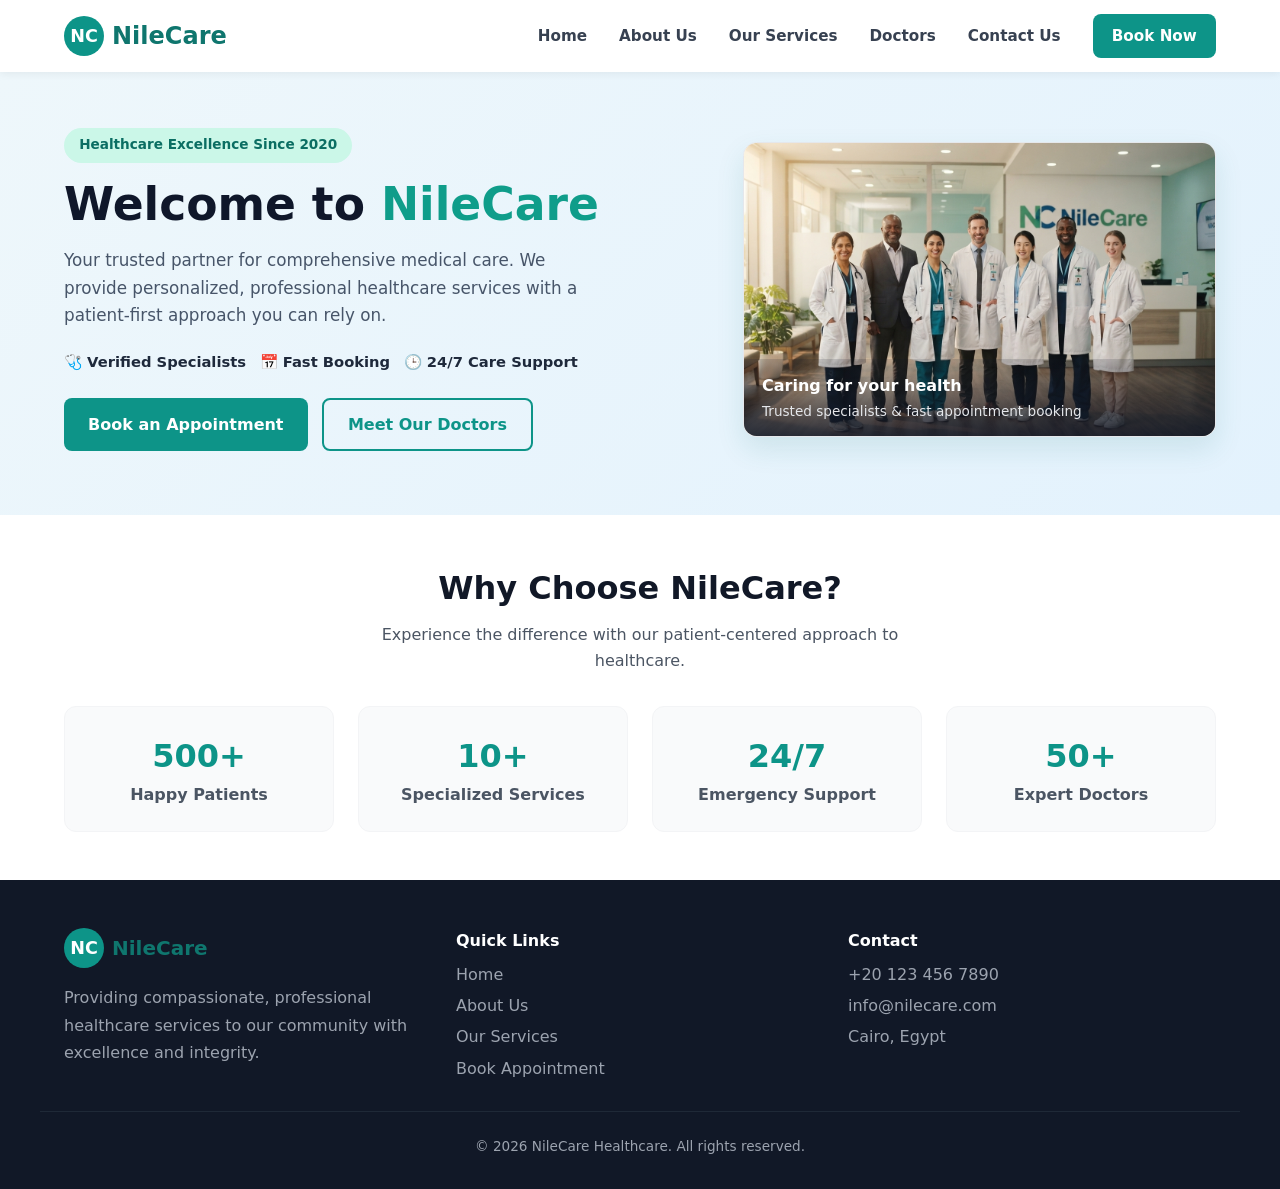
<file: index.html>
<!DOCTYPE html>
<html lang="en" dir="ltr">
<head>
  <meta charset="UTF-8">
  <meta name="viewport" content="width=device-width, initial-scale=1.0">
  <title>NileCare | Comprehensive Healthcare Services</title>
  <link rel="stylesheet" href="css/style.css">
</head>
<body>
  <header class="site-header">
    <div class="container header-wrapper">
      <div class="brand">
        <div class="brand-logo">NC</div>
        <div class="brand-name">Nile<span>Care</span></div>
      </div>
      <nav class="nav-links" role="navigation">
        <a href="index.html">Home</a>
        <a href="about.html">About Us</a>
        <a href="services.html">Our Services</a>
        <a href="doctors.html">Doctors</a>
        <a href="contact.html">Contact Us</a>
        <a href="booking.html" class="nav-cta">Book Now</a>
        <button class="nav-toggle" aria-label="Toggle menu" aria-expanded="false">
          <svg viewBox="0 0 24 24" fill="none" stroke="currentColor" stroke-width="2">
            <line x1="3" y1="12" x2="21" y2="12"></line>
            <line x1="3" y1="6" x2="21" y2="6"></line>
            <line x1="3" y1="18" x2="21" y2="18"></line>
          </svg>
        </button>
      </nav>
    </div>
    <div class="mobile-menu">
      <button class="mobile-menu-close" aria-label="Close menu">
        <svg viewBox="0 0 24 24" fill="none" stroke="currentColor" stroke-width="2">
          <line x1="18" y1="6" x2="6" y2="18"></line>
          <line x1="6" y1="6" x2="18" y2="18"></line>
        </svg>
      </button>
      <a href="index.html">Home</a>
      <a href="about.html">About Us</a>
      <a href="services.html">Our Services</a>
      <a href="doctors.html">Doctors</a>
      <a href="contact.html">Contact Us</a>
      <a href="booking.html" class="nav-cta">Book Now</a>
    </div>
  </header>

  <main>
    <style>
      .hero {
        padding: 3.5rem 1.5rem 4rem;
        background: linear-gradient(135deg, #eef7fb, #e3f2fd);
      }

      .hero .hero-grid {
        display: grid !important;
        grid-template-columns: minmax(0, 1.15fr) minmax(0, 0.85fr) !important;
        gap: 2.5rem !important;
        align-items: center !important;
      }

      .hero .hero-content {
        display: flex !important;
        flex-direction: column !important;
        align-items: flex-start !important;
        text-align: left !important;
        visibility: visible !important;
        opacity: 1 !important;
      }

      .hero .hero-badge {
        display: inline-block !important;
        background: #cbf7e8 !important;
        color: #0b6e63 !important;
        padding: 0.4rem 0.95rem !important;
        border-radius: 999px !important;
        font-size: 0.85rem !important;
        font-weight: 700 !important;
        margin-bottom: 1rem !important;
      }

      .hero .hero-content h1 {
        display: block !important;
        font-size: 2.85rem !important;
        font-weight: 800 !important;
        color: #0f172a !important;
        line-height: 1.15 !important;
        margin: 0 0 1rem 0 !important;
      }

      .hero .hero-content h1 .highlight {
        color: #0f9d8a !important;
      }

      .hero .hero-content p {
        display: block !important;
        font-size: 1.05rem !important;
        color: #475569 !important;
        line-height: 1.65 !important;
        margin: 0 0 1.25rem 0 !important;
        max-width: 540px !important;
      }

      .hero .hero-highlights {
        display: flex !important;
        flex-wrap: wrap !important;
        gap: 0.85rem !important;
        margin-bottom: 1.5rem !important;
      }

      .hero .hero-highlights span {
        display: inline-flex !important;
        align-items: center !important;
        gap: 0.35rem !important;
        color: #1e293b !important;
        font-size: 0.92rem !important;
        font-weight: 600 !important;
      }

      .hero .hero-buttons {
        display: flex !important;
        flex-wrap: wrap !important;
        gap: 0.9rem !important;
      }

      .hero .hero-visual {
        width: 100% !important;
        justify-self: end !important;
      }

      @media (max-width: 820px) {
        .hero .hero-grid {
          grid-template-columns: 1fr !important;
        }
      }
    </style>

    <section class="hero">
      <div class="container hero-grid">
        <div class="hero-content">
          <span class="hero-badge">Healthcare Excellence Since 2020</span>
          <h1>Welcome to <span class="highlight">NileCare</span></h1>
          <p>Your trusted partner for comprehensive medical care. We provide personalized, professional healthcare services with a patient-first approach you can rely on.</p>
          <div class="hero-highlights">
            <span>🩺 Verified Specialists</span>
            <span>📅 Fast Booking</span>
            <span>🕒 24/7 Care Support</span>
          </div>
          <div class="hero-buttons">
            <a href="booking.html" class="btn btn-primary">Book an Appointment</a>
            <a href="doctors.html" class="btn btn-outline">Meet Our Doctors</a>
          </div>
        </div>

        <div class="hero-visual">
          <div class="hero-card">
            <img
             src="hero-clinic.jpg"
             alt="NileCare Medical Team"
             class="hero-image"
            >
            <div class="hero-card-caption">
              <strong>Caring for your health</strong>
              <span>Trusted specialists &amp; fast appointment booking</span>
            </div>
          </div>
        </div>
      </div>
    </section>

    <section class="features">
      <div class="container">
        <div class="section-header">
          <h2>Why Choose NileCare?</h2>
          <p>Experience the difference with our patient-centered approach to healthcare.</p>
        </div>
        <div class="stats-grid">
          <div class="stat-item">
            <span class="stat-number">500+</span>
            <span class="stat-label">Happy Patients</span>
          </div>
          <div class="stat-item">
            <span class="stat-number">10+</span>
            <span class="stat-label">Specialized Services</span>
          </div>
          <div class="stat-item">
            <span class="stat-number">24/7</span>
            <span class="stat-label">Emergency Support</span>
          </div>
          <div class="stat-item">
            <span class="stat-number">50+</span>
            <span class="stat-label">Expert Doctors</span>
          </div>
        </div>
      </div>
    </section>
  </main>

  <footer class="site-footer">
    <div class="container footer-grid">
      <div class="footer-brand">
        <div style="display:flex;align-items:center;gap:var(--space-sm);margin-bottom:var(--space-md);">
          <div class="brand-logo">NC</div>
          <div class="brand-name" style="font-size:1.25rem;">Nile<span>Care</span></div>
        </div>
        <p>Providing compassionate, professional healthcare services to our community with excellence and integrity.</p>
      </div>
      <div class="footer-col">
        <h4>Quick Links</h4>
        <ul>
          <li><a href="index.html">Home</a></li>
          <li><a href="about.html">About Us</a></li>
          <li><a href="services.html">Our Services</a></li>
          <li><a href="booking.html">Book Appointment</a></li>
        </ul>
      </div>
      <div class="footer-col">
        <h4>Contact</h4>
        <ul>
          <li><a href="tel:+201234567890">+20 123 456 7890</a></li>
          <li><a href="mailto:info@nilecare.com">info@nilecare.com</a></li>
          <li><a href="#">Cairo, Egypt</a></li>
        </ul>
      </div>
    </div>
    <div class="container footer-bottom">
      &copy; 2026 NileCare Healthcare. All rights reserved.
    </div>
  </footer>

  <script src="js/script.js"></script>
</body>
</html>
</file>
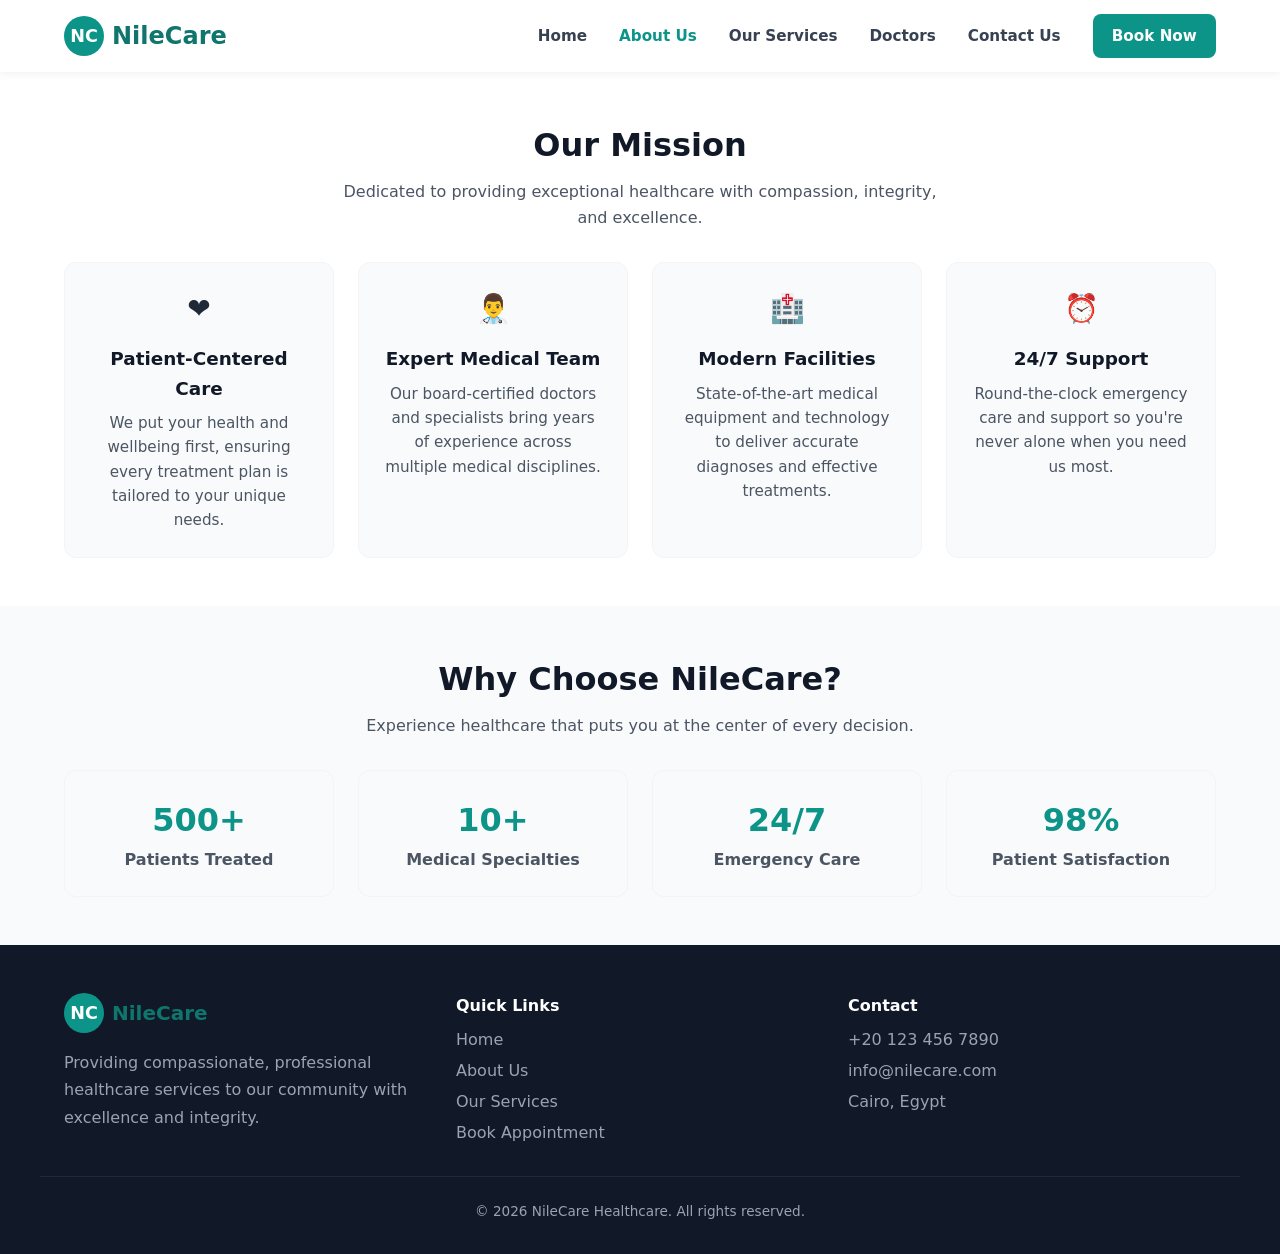
<file: about.html>
<!DOCTYPE html>
<html lang="en" dir="ltr">
<head>
  <meta charset="UTF-8">
  <meta name="viewport" content="width=device-width, initial-scale=1.0">
  <title>About Us | NileCare Healthcare</title>
  <link rel="stylesheet" href="css/style.css">
</head>
<body>
  <header class="site-header">
    <div class="container header-wrapper">
      <div class="brand">
        <div class="brand-logo">NC</div>
        <div class="brand-name">Nile<span>Care</span></div>
      </div>
      <nav class="nav-links" role="navigation">
        <a href="index.html">Home</a>
        <a href="about.html" class="active">About Us</a>
        <a href="services.html">Our Services</a>
        <a href="doctors.html">Doctors</a>
        <a href="contact.html">Contact Us</a>
        <a href="booking.html" class="nav-cta">Book Now</a>
        <button class="nav-toggle" aria-label="Toggle menu" aria-expanded="false">
          <svg viewBox="0 0 24 24" fill="none" stroke="currentColor" stroke-width="2">
            <line x1="3" y1="12" x2="21" y2="12"></line>
            <line x1="3" y1="6" x2="21" y2="6"></line>
            <line x1="3" y1="18" x2="21" y2="18"></line>
          </svg>
        </button>
      </nav>
    </div>
    <div class="mobile-menu">
      <button class="mobile-menu-close" aria-label="Close menu">
        <svg viewBox="0 0 24 24" fill="none" stroke="currentColor" stroke-width="2">
          <line x1="18" y1="6" x2="6" y2="18"></line>
          <line x1="6" y1="6" x2="18" y2="18"></line>
        </svg>
      </button>
      <a href="index.html">Home</a>
      <a href="about.html" class="active">About Us</a>
      <a href="services.html">Our Services</a>
      <a href="contact.html">Contact Us</a>
      <a href="booking.html" class="nav-cta">Book Now</a>
    </div>
  </header>

  <main>
    <section class="advantages">
      <div class="container">
        <div class="section-header">
          <h2>Our Mission</h2>
          <p>Dedicated to providing exceptional healthcare with compassion, integrity, and excellence.</p>
        </div>
        <div class="advantages-grid">
          <div class="advantage-card">
            <div class="advantage-icon">❤</div>
            <h3>Patient-Centered Care</h3>
            <p>We put your health and wellbeing first, ensuring every treatment plan is tailored to your unique needs.</p>
          </div>
          <div class="advantage-card">
            <div class="advantage-icon">👨‍⚕️</div>
            <h3>Expert Medical Team</h3>
            <p>Our board-certified doctors and specialists bring years of experience across multiple medical disciplines.</p>
          </div>
          <div class="advantage-card">
            <div class="advantage-icon">🏥</div>
            <h3>Modern Facilities</h3>
            <p>State-of-the-art medical equipment and technology to deliver accurate diagnoses and effective treatments.</p>
          </div>
          <div class="advantage-card">
            <div class="advantage-icon">⏰</div>
            <h3>24/7 Support</h3>
            <p>Round-the-clock emergency care and support so you're never alone when you need us most.</p>
          </div>
        </div>
      </div>
    </section>

    <section class="features" style="background:var(--gray-50);">
      <div class="container">
        <div class="section-header">
          <h2>Why Choose NileCare?</h2>
          <p>Experience healthcare that puts you at the center of every decision.</p>
        </div>
        <div class="stats-grid">
          <div class="stat-item">
            <span class="stat-number">500+</span>
            <span class="stat-label">Patients Treated</span>
          </div>
          <div class="stat-item">
            <span class="stat-number">10+</span>
            <span class="stat-label">Medical Specialties</span>
          </div>
          <div class="stat-item">
            <span class="stat-number">24/7</span>
            <span class="stat-label">Emergency Care</span>
          </div>
          <div class="stat-item">
            <span class="stat-number">98%</span>
            <span class="stat-label">Patient Satisfaction</span>
          </div>
        </div>
      </div>
    </section>
  </main>

  <footer class="site-footer">
    <div class="container footer-grid">
      <div class="footer-brand">
        <div style="display:flex;align-items:center;gap:var(--space-sm);margin-bottom:var(--space-md);">
          <div class="brand-logo">NC</div>
          <div class="brand-name" style="font-size:1.25rem;">Nile<span>Care</span></div>
        </div>
        <p>Providing compassionate, professional healthcare services to our community with excellence and integrity.</p>
      </div>
      <div class="footer-col">
        <h4>Quick Links</h4>
        <ul>
          <li><a href="index.html">Home</a></li>
          <li><a href="about.html">About Us</a></li>
          <li><a href="services.html">Our Services</a></li>
          <li><a href="booking.html">Book Appointment</a></li>
        </ul>
      </div>
      <div class="footer-col">
        <h4>Contact</h4>
        <ul>
          <li><a href="tel:+201234567890">+20 123 456 7890</a></li>
          <li><a href="mailto:info@nilecare.com">info@nilecare.com</a></li>
          <li><a href="#">Cairo, Egypt</a></li>
        </ul>
      </div>
    </div>
    <div class="container footer-bottom">
      &copy; 2026 NileCare Healthcare. All rights reserved.
    </div>
  </footer>

  <script src="js/script.js"></script>
</body>
</html>
</file>
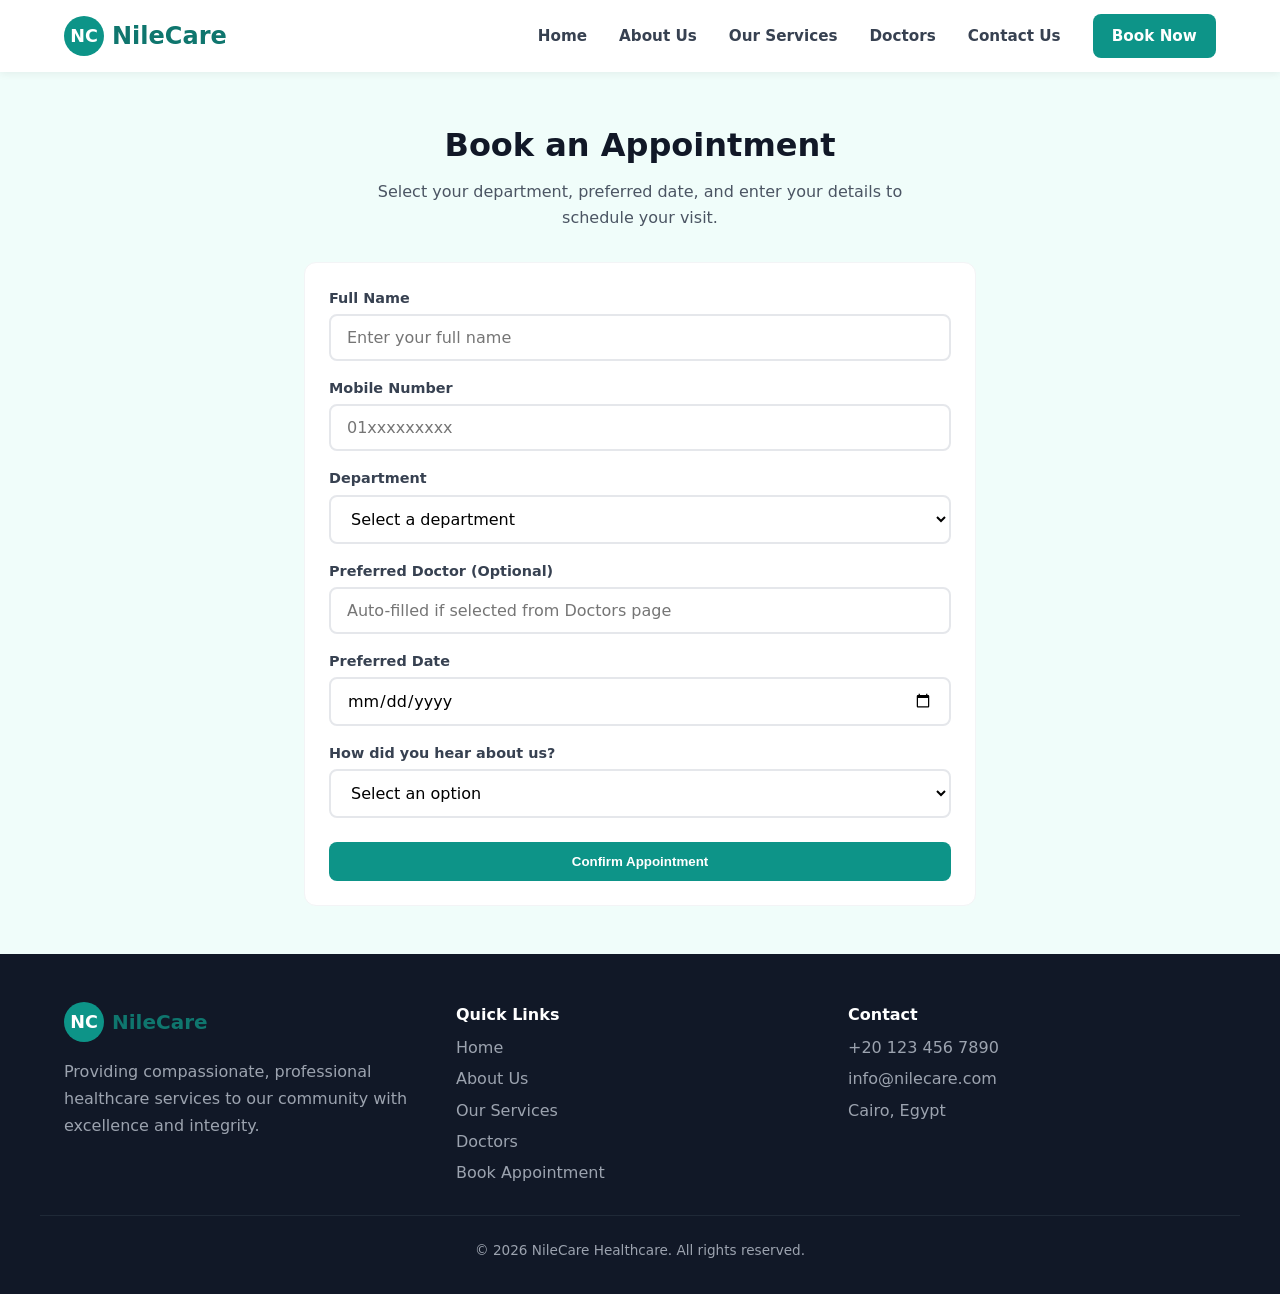
<file: booking.html>
<!DOCTYPE html>
<html lang="en" dir="ltr">
<head>
  <meta charset="UTF-8">
  <meta name="viewport" content="width=device-width, initial-scale=1.0">
  <title>Book Appointment | NileCare Healthcare</title>
  <link rel="stylesheet" href="css/style.css">
</head>
<body>
  <header class="site-header">
    <div class="container header-wrapper">
      <div class="brand">
        <div class="brand-logo">NC</div>
        <div class="brand-name">Nile<span>Care</span></div>
      </div>
      <nav class="nav-links" role="navigation">
        <a href="index.html">Home</a>
        <a href="about.html">About Us</a>
        <a href="services.html">Our Services</a>
        <a href="doctors.html">Doctors</a>
        <a href="contact.html">Contact Us</a>
        <a href="booking.html" class="nav-cta active">Book Now</a>
        <button class="nav-toggle" aria-label="Toggle menu" aria-expanded="false">
          <svg viewBox="0 0 24 24" fill="none" stroke="currentColor" stroke-width="2">
            <line x1="3" y1="12" x2="21" y2="12"></line>
            <line x1="3" y1="6" x2="21" y2="6"></line>
            <line x1="3" y1="18" x2="21" y2="18"></line>
          </svg>
        </button>
      </nav>
    </div>
    <div class="mobile-menu">
      <button class="mobile-menu-close" aria-label="Close menu">
        <svg viewBox="0 0 24 24" fill="none" stroke="currentColor" stroke-width="2">
          <line x1="18" y1="6" x2="6" y2="18"></line>
          <line x1="6" y1="6" x2="18" y2="18"></line>
        </svg>
      </button>
      <a href="index.html">Home</a>
      <a href="about.html">About Us</a>
      <a href="services.html">Our Services</a>
      <a href="doctors.html">Doctors</a>
      <a href="contact.html">Contact Us</a>
      <a href="booking.html" class="nav-cta">Book Now</a>
    </div>
  </header>

  <main>
    <section class="booking">
      <div class="container booking-grid">
        <div class="section-header">
          <h2>Book an Appointment</h2>
          <p>Select your department, preferred date, and enter your details to schedule your visit.</p>
        </div>

        <form id="booking-form" class="booking-form" novalidate>
          <div class="form-group">
            <label for="patient-name">Full Name</label>
            <input type="text" id="patient-name" name="name" placeholder="Enter your full name" required>
          </div>

          <div class="form-group">
            <label for="mobile">Mobile Number</label>
            <input type="tel" id="mobile" name="mobile" placeholder="01xxxxxxxxx" pattern="^01[0125][0-9]{8}$" required>
            <small id="mobile-error" style="color:#dc2626;display:none;margin-top:0.25rem;">Please enter a valid 11-digit Egyptian mobile number starting with 010, 011, 012, or 015.</small>
          </div>

          <div class="form-group">
            <label for="department">Department</label>
            <select id="department" name="department" required>
              <option value="">Select a department</option>
              <option value="Cardiology">Cardiology</option>
              <option value="Orthopedics">Orthopedics</option>
              <option value="Pediatrics">Pediatrics</option>
              <option value="Dentistry">Dentistry</option>
              <option value="Internal Medicine">Internal Medicine</option>
              <option value="Dermatology">Dermatology</option>
            </select>
          </div>

          <div class="form-group">
            <label for="doctor">Preferred Doctor (Optional)</label>
            <input type="text" id="doctor" name="doctor" placeholder="Auto-filled if selected from Doctors page">
          </div>

          <div class="form-group">
            <label for="preferred-date">Preferred Date</label>
            <input type="date" id="preferred-date" name="preferred_date" required>
          </div>

          <div class="form-group">
            <label for="referral">How did you hear about us?</label>
            <select id="referral" name="referral" required>
              <option value="">Select an option</option>
              <option value="Friend or Family">Friend or Family</option>
              <option value="Social Media">Social Media</option>
              <option value="Search Engine">Search Engine</option>
              <option value="Doctor Referral">Doctor Referral</option>
              <option value="Other">Other</option>
            </select>
          </div>

          <div id="booking-status" style="display:none;padding:0.75rem 1rem;border-radius:0.5rem;margin-bottom:1rem;font-weight:600;"></div>

          <div class="form-actions">
            <button type="submit" class="btn btn-primary">Confirm Appointment</button>
          </div>
        </form>
      </div>
    </section>
  </main>

  <footer class="site-footer">
    <div class="container footer-grid">
      <div class="footer-brand">
        <div style="display:flex;align-items:center;gap:var(--space-sm);margin-bottom:var(--space-md);">
          <div class="brand-logo">NC</div>
          <div class="brand-name" style="font-size:1.25rem;">Nile<span>Care</span></div>
        </div>
        <p>Providing compassionate, professional healthcare services to our community with excellence and integrity.</p>
      </div>
      <div class="footer-col">
        <h4>Quick Links</h4>
        <ul>
          <li><a href="index.html">Home</a></li>
          <li><a href="about.html">About Us</a></li>
          <li><a href="services.html">Our Services</a></li>
          <li><a href="doctors.html">Doctors</a></li>
          <li><a href="booking.html">Book Appointment</a></li>
        </ul>
      </div>
      <div class="footer-col">
        <h4>Contact</h4>
        <ul>
          <li><a href="tel:+201234567890">+20 123 456 7890</a></li>
          <li><a href="mailto:info@nilecare.com">info@nilecare.com</a></li>
          <li><a href="#">Cairo, Egypt</a></li>
        </ul>
      </div>
    </div>
    <div class="container footer-bottom">
      &copy; 2026 NileCare Healthcare. All rights reserved.
    </div>
  </footer>

    <script>
  // CONFIG: استبدل الرابط برابط Google Apps Script Web App الخاص بك
  const APPS_SCRIPT_URL = 'https://script.google.com/macros/s/AKfycbyr8UwMR0elKckXwgyfTh64DK1SX0rxA6L3gceZfvhEsKRuFQyZEjTVG-_9ynUhwWcB9A/exec';

  document.addEventListener('DOMContentLoaded', function () {
    const params = new URLSearchParams(window.location.search);
    const deptParam = params.get('dept');
    const doctorParam = params.get('doctor');

    const deptSelect = document.getElementById('department');
    const doctorInput = document.getElementById('doctor');
    const form = document.getElementById('booking-form');
    const mobileInput = document.getElementById('mobile');
    const mobileError = document.getElementById('mobile-error');
    const statusBox = document.getElementById('booking-status');
    const submitBtn = form.querySelector('button[type="submit"]');

    const todayStr = new Date().toISOString().split('T')[0];
    const dateInput = document.getElementById('preferred-date');
    if (dateInput) { dateInput.min = todayStr; }

    if (deptParam && deptSelect) {
      const matchedOption = Array.from(deptSelect.options).find(
        opt => opt.value.toLowerCase() === deptParam.trim().toLowerCase()
      );
      if (matchedOption) { deptSelect.value = matchedOption.value; }
    }

    if (doctorParam && doctorInput) {
      doctorInput.value = doctorParam.trim();
    }

    const mobileRegex = /^01[0125][0-9]{8}$/;

    function showStatus(message, type) {
      statusBox.style.display = 'block';
      statusBox.style.background = type === 'success' ? '#ecfdf5' : '#fef2f2';
      statusBox.style.color = type === 'success' ? '#065f46' : '#991b1b';
      statusBox.textContent = message;
    }

    function showSummaryBox(data) {
      let summaryBox = document.getElementById('bookingSummary');
      if (!summaryBox) {
        summaryBox = document.createElement('div');
        summaryBox.id = 'bookingSummary';
        summaryBox.className = 'booking-summary-box';
        form.insertAdjacentElement('afterend', summaryBox);
      }
      summaryBox.innerHTML =
        '<strong style="color: #0f766e; display: block; margin-bottom: 0.5rem;">📋 تم تسجيل بيانات الحجز بنجاح:</strong>' +
        '<strong>المريض:</strong> ' + data.name + '<br>' +
        '<strong>رقم الموبايل:</strong> ' + data.mobile + '<br>' +
        '<strong>القسم:</strong> ' + data.department + '<br>' +
        '<strong>الطبيب المفضل:</strong> ' + (data.doctor || 'غير محدد') + '<br>' +
        '<strong>تاريخ الكشف:</strong> ' + data.date + '<br>' +
        '<strong>مصدر المعرفة:</strong> ' + data.referral;
      summaryBox.scrollIntoView({ behavior: 'smooth', block: 'nearest' });
    }

    form.addEventListener('submit', async function (e) {
      e.preventDefault();
      const nameVal = document.getElementById('patient-name').value.trim();
      const mobileVal = mobileInput.value.trim();
      const deptVal = deptSelect.value.trim();
      const dateVal = dateInput ? dateInput.value.trim() : '';
      const referralVal = document.getElementById('referral').value.trim();
      const doctorVal = doctorInput ? doctorInput.value.trim() : '';

      mobileError.style.display = 'none';
      statusBox.style.display = 'none';

      const existingSummary = document.getElementById('bookingSummary');
      if (existingSummary) {
        existingSummary.remove();
      }

      if (!nameVal) {
        showStatus('❌ يرجى إدخال الاسم بالكامل.', 'error');
        document.getElementById('patient-name').focus();
        return;
      }
      if (!mobileVal) {
        showStatus('❌ يرجى إدخال رقم الموبايل.', 'error');
        mobileInput.focus();
        return;
      }
      if (!mobileRegex.test(mobileVal)) {
        mobileError.style.display = 'block';
        mobileError.textContent = 'رقم محمول غير صحيح (11 رقم يبدأ بـ 010 أو 011 أو 012 أو 015).';
        mobileInput.focus();
        return;
      }
      if (!deptVal || deptVal === '') {
        showStatus('❌ يرجى اختيار القسم الطبي.', 'error');
        deptSelect.focus();
        return;
      }
      if (!dateVal) {
        showStatus('❌ يرجى اختيار التاريخ المفضل.', 'error');
        dateInput.focus();
        return;
      }
      if (dateVal < todayStr) {
        showStatus('❌ يرجى اختيار تاريخ اليوم أو تاريخ قادم.', 'error');
        dateInput.focus();
        return;
      }
      if (!referralVal || referralVal === '') {
        showStatus('❌ يرجى اختيار كيف عرفت عنا.', 'error');
        document.getElementById('referral').focus();
        return;
      }

      const bookingData = {
        name: nameVal,
        mobile: mobileVal,
        department: deptVal,
        doctor: doctorVal || 'غير محدد',
        date: dateVal,
        referral: referralVal,
        timestamp: new Date().toISOString()
      };

      const originalBtnText = submitBtn.textContent;
      submitBtn.disabled = true;
      submitBtn.textContent = 'جارٍ الإرسال...';

      try {
        // نستخدم text/plain لتفادي طلب CORS preflight (OPTIONS) الذي يفشل عادة مع Google Apps Script
        const response = await fetch(APPS_SCRIPT_URL, {
          method: 'POST',
          headers: {
            'Content-Type': 'text/plain;charset=utf-8'
          },
          body: JSON.stringify(bookingData)
        });

        let result = null;
        try {
          result = await response.json();
        } catch (jsonErr) {
          result = { success: response.ok };
        }

        if (result && result.success !== false) {
          showStatus('✅ تم إرسال طلب الحجز بنجاح وحفظه في Google Sheets! سيتم التواصل معك قريباً.', 'success');
          showSummaryBox(bookingData);
          form.reset();
          if (dateInput) { dateInput.min = todayStr; }
        } else {
          showStatus('❌ حدث خطأ: ' + (result?.message || 'حاول مرة أخرى لاحقاً'), 'error');
        }
      } catch (error) {
        console.warn('Direct fetch failed, attempting fallback with no-cors:', error);
        try {
          await fetch(APPS_SCRIPT_URL, {
            method: 'POST',
            mode: 'no-cors',
            headers: {
              'Content-Type': 'text/plain;charset=utf-8'
            },
            body: JSON.stringify(bookingData)
          });
          showStatus('✅ تم إرسال طلب الحجز بنجاح وحفظه في Google Sheets!', 'success');
          showSummaryBox(bookingData);
          form.reset();
          if (dateInput) { dateInput.min = todayStr; }
        } catch (fallbackError) {
          console.error('Booking submission error:', error, fallbackError);
          showStatus('❌ فشل الاتصال بالخادم. يرجى التأكد من ضبط صلاحية Google Apps Script على (Anyone / أي شخص).', 'error');
        }
      } finally {
        submitBtn.disabled = false;
        submitBtn.textContent = originalBtnText;
      }
    });
  });
  </script>
  <script src="js/script.js"></script>
</body>
</html>
</file>
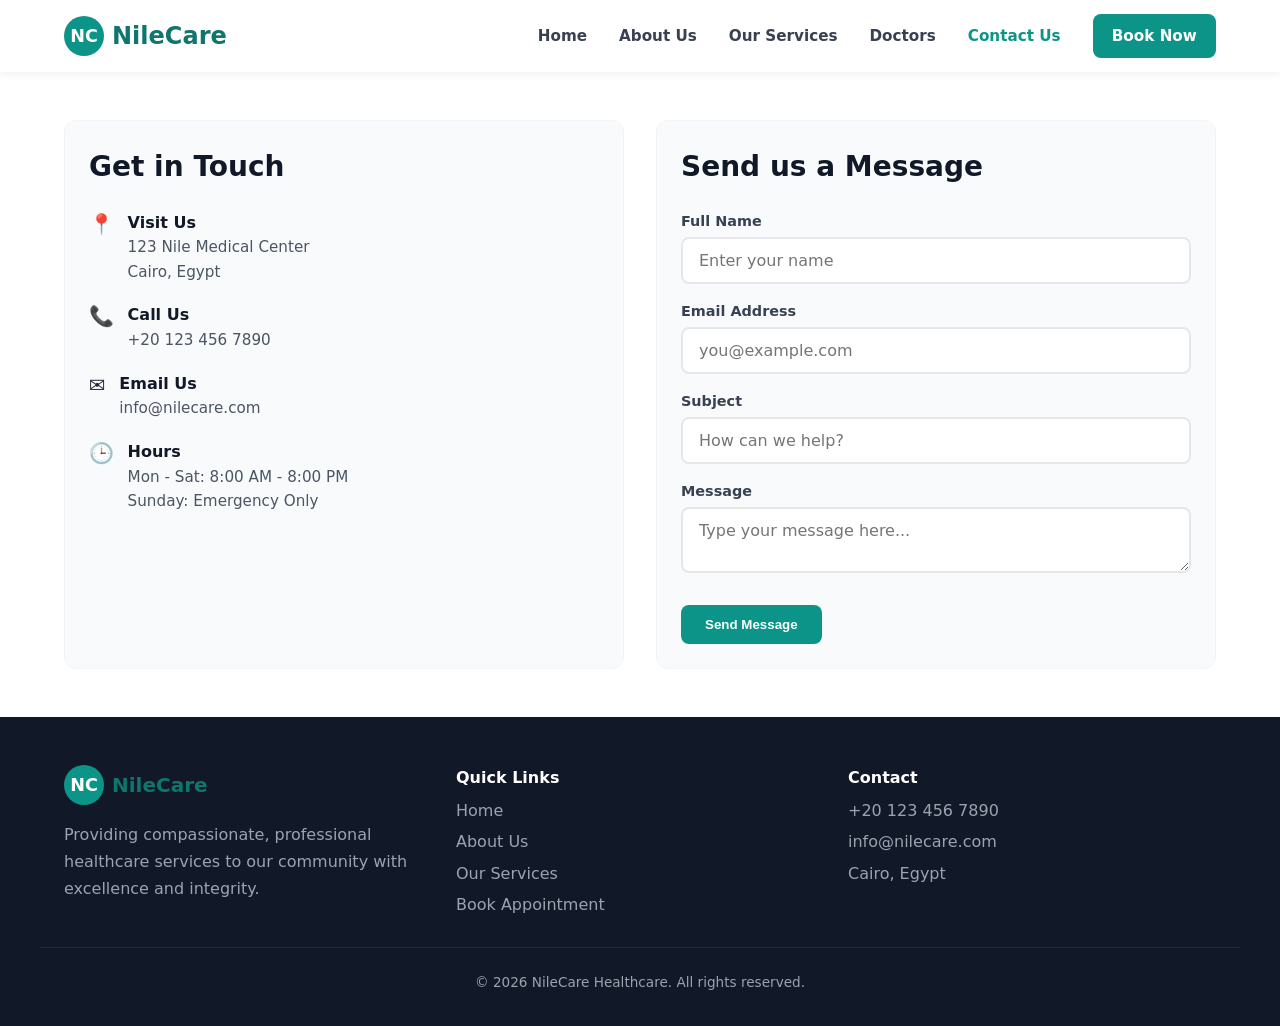
<file: contact.html>
<!DOCTYPE html>
<html lang="en" dir="ltr">
<head>
  <meta charset="UTF-8">
  <meta name="viewport" content="width=device-width, initial-scale=1.0">
  <title>Contact Us | NileCare Healthcare</title>
  <link rel="stylesheet" href="css/style.css">
</head>
<body>
  <header class="site-header">
    <div class="container header-wrapper">
      <div class="brand">
        <div class="brand-logo">NC</div>
        <div class="brand-name">Nile<span>Care</span></div>
      </div>
      <nav class="nav-links" role="navigation">
        <a href="index.html">Home</a>
        <a href="about.html">About Us</a>
        <a href="services.html">Our Services</a>
        <a href="doctors.html">Doctors</a>
        <a href="contact.html" class="active">Contact Us</a>
        <a href="booking.html" class="nav-cta">Book Now</a>
        <button class="nav-toggle" aria-label="Toggle menu" aria-expanded="false">
          <svg viewBox="0 0 24 24" fill="none" stroke="currentColor" stroke-width="2">
            <line x1="3" y1="12" x2="21" y2="12"></line>
            <line x1="3" y1="6" x2="21" y2="6"></line>
            <line x1="3" y1="18" x2="21" y2="18"></line>
          </svg>
        </button>
      </nav>
    </div>
    <div class="mobile-menu">
      <button class="mobile-menu-close" aria-label="Close menu">
        <svg viewBox="0 0 24 24" fill="none" stroke="currentColor" stroke-width="2">
          <line x1="18" y1="6" x2="6" y2="18"></line>
          <line x1="6" y1="6" x2="18" y2="18"></line>
        </svg>
      </button>
      <a href="index.html">Home</a>
      <a href="about.html">About Us</a>
      <a href="services.html">Our Services</a>
      <a href="doctors.html">Doctors</a>
      <a href="contact.html" class="active">Contact Us</a>
      <a href="booking.html" class="nav-cta">Book Now</a>
    </div>
  </header>

  <main>
    <section class="contact">
      <div class="container">
        <div class="contact-grid">
          <div class="contact-info">
            <h2>Get in Touch</h2>
            <div class="info-item">
              <div class="info-icon" aria-hidden="true">📍</div>
              <div>
                <h4>Visit Us</h4>
                <p>123 Nile Medical Center<br>Cairo, Egypt</p>
              </div>
            </div>
            <div class="info-item">
              <div class="info-icon" aria-hidden="true">📞</div>
              <div>
                <h4>Call Us</h4>
                <p>+20 123 456 7890</p>
              </div>
            </div>
            <div class="info-item">
              <div class="info-icon" aria-hidden="true">✉️</div>
              <div>
                <h4>Email Us</h4>
                <p>info@nilecare.com</p>
              </div>
            </div>
            <div class="info-item">
              <div class="info-icon" aria-hidden="true">🕒</div>
              <div>
                <h4>Hours</h4>
                <p>Mon - Sat: 8:00 AM - 8:00 PM<br>Sunday: Emergency Only</p>
              </div>
            </div>
          </div>
          <div class="contact-form-wrap">
            <h2>Send us a Message</h2>
            <form id="contact-form" novalidate>
              <div class="form-group">
                <label for="name">Full Name</label>
                <input type="text" id="name" name="name" placeholder="Enter your name" required>
              </div>
              <div class="form-group">
                <label for="email">Email Address</label>
                <input type="email" id="email" name="email" placeholder="you@example.com" required>
              </div>
              <div class="form-group">
                <label for="subject">Subject</label>
                <input type="text" id="subject" name="subject" placeholder="How can we help?" required>
              </div>
              <div class="form-group">
                <label for="message">Message</label>
                <textarea id="message" name="message" placeholder="Type your message here..." required></textarea>
              </div>
              <div class="form-actions">
                <button type="submit" class="btn btn-primary">Send Message</button>
              </div>
            </form>
          </div>
        </div>
      </div>
    </section>
  </main>

  <footer class="site-footer">
    <div class="container footer-grid">
      <div class="footer-brand">
        <div style="display:flex;align-items:center;gap:var(--space-sm);margin-bottom:var(--space-md);">
          <div class="brand-logo">NC</div>
          <div class="brand-name" style="font-size:1.25rem;">Nile<span>Care</span></div>
        </div>
        <p>Providing compassionate, professional healthcare services to our community with excellence and integrity.</p>
      </div>
      <div class="footer-col">
        <h4>Quick Links</h4>
        <ul>
          <li><a href="index.html">Home</a></li>
          <li><a href="about.html">About Us</a></li>
          <li><a href="services.html">Our Services</a></li>
          <li><a href="booking.html">Book Appointment</a></li>
        </ul>
      </div>
      <div class="footer-col">
        <h4>Contact</h4>
        <ul>
          <li><a href="tel:+201234567890">+20 123 456 7890</a></li>
          <li><a href="mailto:info@nilecare.com">info@nilecare.com</a></li>
          <li><a href="#">Cairo, Egypt</a></li>
        </ul>
      </div>
    </div>
    <div class="container footer-bottom">
      &copy; 2026 NileCare Healthcare. All rights reserved.
    </div>
  </footer>

  <script src="js/script.js"></script>
</body>
</html>
</file>
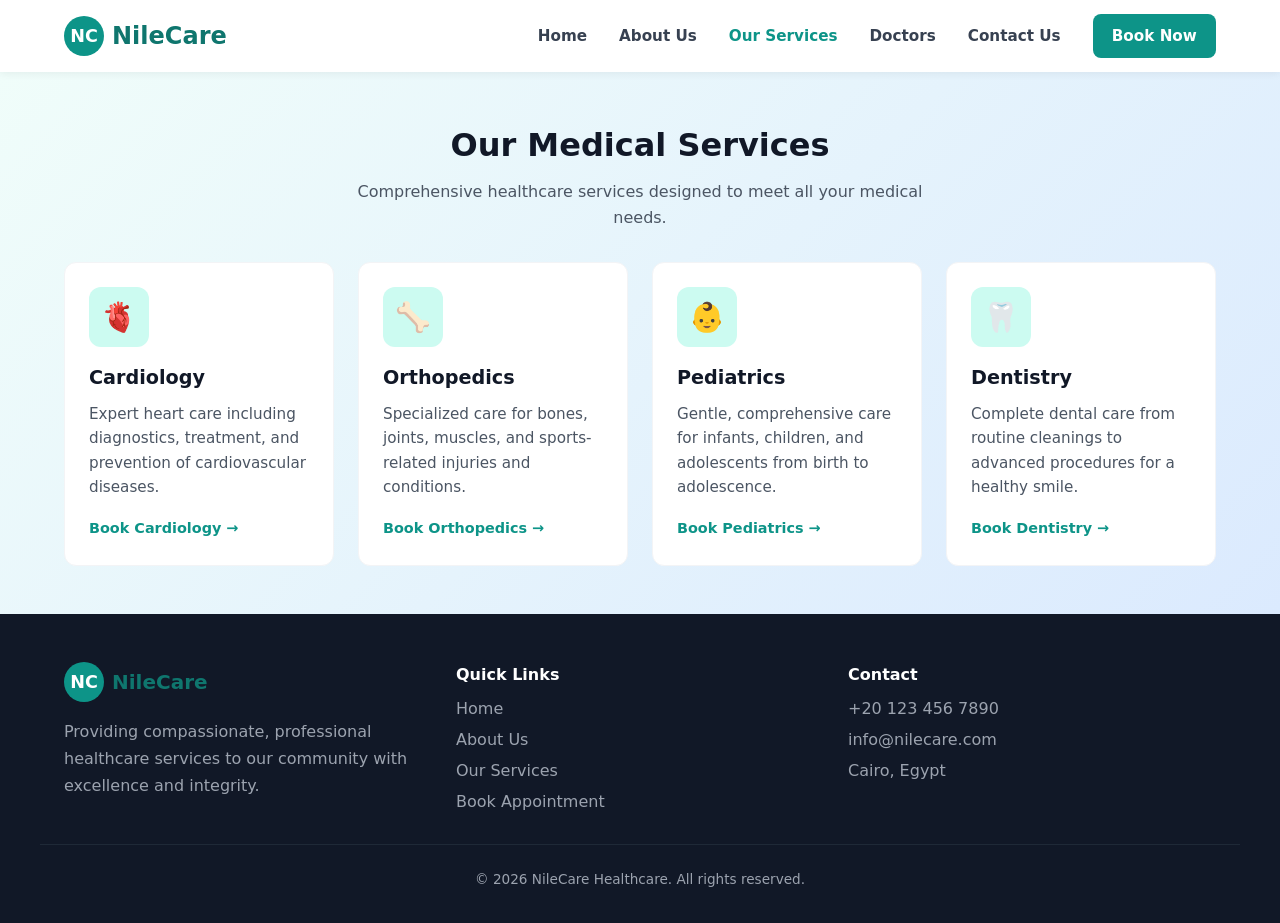
<file: services.html>
<!DOCTYPE html>
<html lang="en" dir="ltr">
<head>
  <meta charset="UTF-8">
  <meta name="viewport" content="width=device-width, initial-scale=1.0">
  <title>Our Services | NileCare Healthcare</title>
  <link rel="stylesheet" href="css/style.css">
</head>
<body>
  <header class="site-header">
    <div class="container header-wrapper">
      <div class="brand">
        <div class="brand-logo">NC</div>
        <div class="brand-name">Nile<span>Care</span></div>
      </div>
      <nav class="nav-links" role="navigation">
        <a href="index.html">Home</a>
        <a href="about.html">About Us</a>
        <a href="services.html" class="active">Our Services</a>
        <a href="doctors.html">Doctors</a>
        <a href="contact.html">Contact Us</a>
        <a href="booking.html" class="nav-cta">Book Now</a>
        <button class="nav-toggle" aria-label="Toggle menu" aria-expanded="false">
          <svg viewBox="0 0 24 24" fill="none" stroke="currentColor" stroke-width="2">
            <line x1="3" y1="12" x2="21" y2="12"></line>
            <line x1="3" y1="6" x2="21" y2="6"></line>
            <line x1="3" y1="18" x2="21" y2="18"></line>
          </svg>
        </button>
      </nav>
    </div>
    <div class="mobile-menu">
      <button class="mobile-menu-close" aria-label="Close menu">
        <svg viewBox="0 0 24 24" fill="none" stroke="currentColor" stroke-width="2">
          <line x1="18" y1="6" x2="6" y2="18"></line>
          <line x1="6" y1="6" x2="18" y2="18"></line>
        </svg>
      </button>
      <a href="index.html">Home</a>
      <a href="about.html">About Us</a>
      <a href="services.html" class="active">Our Services</a>
      <a href="doctors.html">Doctors</a>
      <a href="contact.html">Contact Us</a>
      <a href="booking.html" class="nav-cta">Book Now</a>
    </div>
  </header>
  
  <main>
    <section class="services">
      <div class="container">
        <div class="section-header">
          <h2>Our Medical Services</h2>
          <p>Comprehensive healthcare services designed to meet all your medical needs.</p>
        </div>
        <div class="services-grid">
          <div class="service-card">
            <div class="service-icon">🫀</div>
            <h3>Cardiology</h3>
            <p>Expert heart care including diagnostics, treatment, and prevention of cardiovascular diseases.</p>
            <a href="booking.html?dept=Cardiology" class="service-link">Book Cardiology &rarr;</a>
          </div>
          <div class="service-card">
            <div class="service-icon">🦴</div>
            <h3>Orthopedics</h3>
            <p>Specialized care for bones, joints, muscles, and sports-related injuries and conditions.</p>
            <a href="booking.html?dept=Orthopedics" class="service-link">Book Orthopedics &rarr;</a>
          </div>
          <div class="service-card">
            <div class="service-icon">👶</div>
            <h3>Pediatrics</h3>
            <p>Gentle, comprehensive care for infants, children, and adolescents from birth to adolescence.</p>
            <a href="booking.html?dept=Pediatrics" class="service-link">Book Pediatrics &rarr;</a>
          </div>
          <div class="service-card">
            <div class="service-icon">🦷</div>
            <h3>Dentistry</h3>
            <p>Complete dental care from routine cleanings to advanced procedures for a healthy smile.</p>
            <a href="booking.html?dept=Dentistry" class="service-link">Book Dentistry &rarr;</a>
          </div>
        </div>
        </div>
      </div>
    </section>
  </main>

  <footer class="site-footer">
    <div class="container footer-grid">
      <div class="footer-brand">
        <div style="display:flex;align-items:center;gap:var(--space-sm);margin-bottom:var(--space-md);">
          <div class="brand-logo">NC</div>
          <div class="brand-name" style="font-size:1.25rem;">Nile<span>Care</span></div>
        </div>
        <p>Providing compassionate, professional healthcare services to our community with excellence and integrity.</p>
      </div>
      <div class="footer-col">
        <h4>Quick Links</h4>
        <ul>
          <li><a href="index.html">Home</a></li>
          <li><a href="about.html">About Us</a></li>
          <li><a href="services.html">Our Services</a></li>
          <li><a href="booking.html">Book Appointment</a></li>
        </ul>
      </div>
      <div class="footer-col">
        <h4>Contact</h4>
        <ul>
          <li><a href="tel:+201234567890">+20 123 456 7890</a></li>
          <li><a href="mailto:info@nilecare.com">info@nilecare.com</a></li>
          <li><a href="#">Cairo, Egypt</a></li>
        </ul>
      </div>
    </div>
    <div class="container footer-bottom">
      &copy; 2026 NileCare Healthcare. All rights reserved.
    </div>
  </footer>

  <script src="js/script.js"></script>
</body>
</html>
</file>
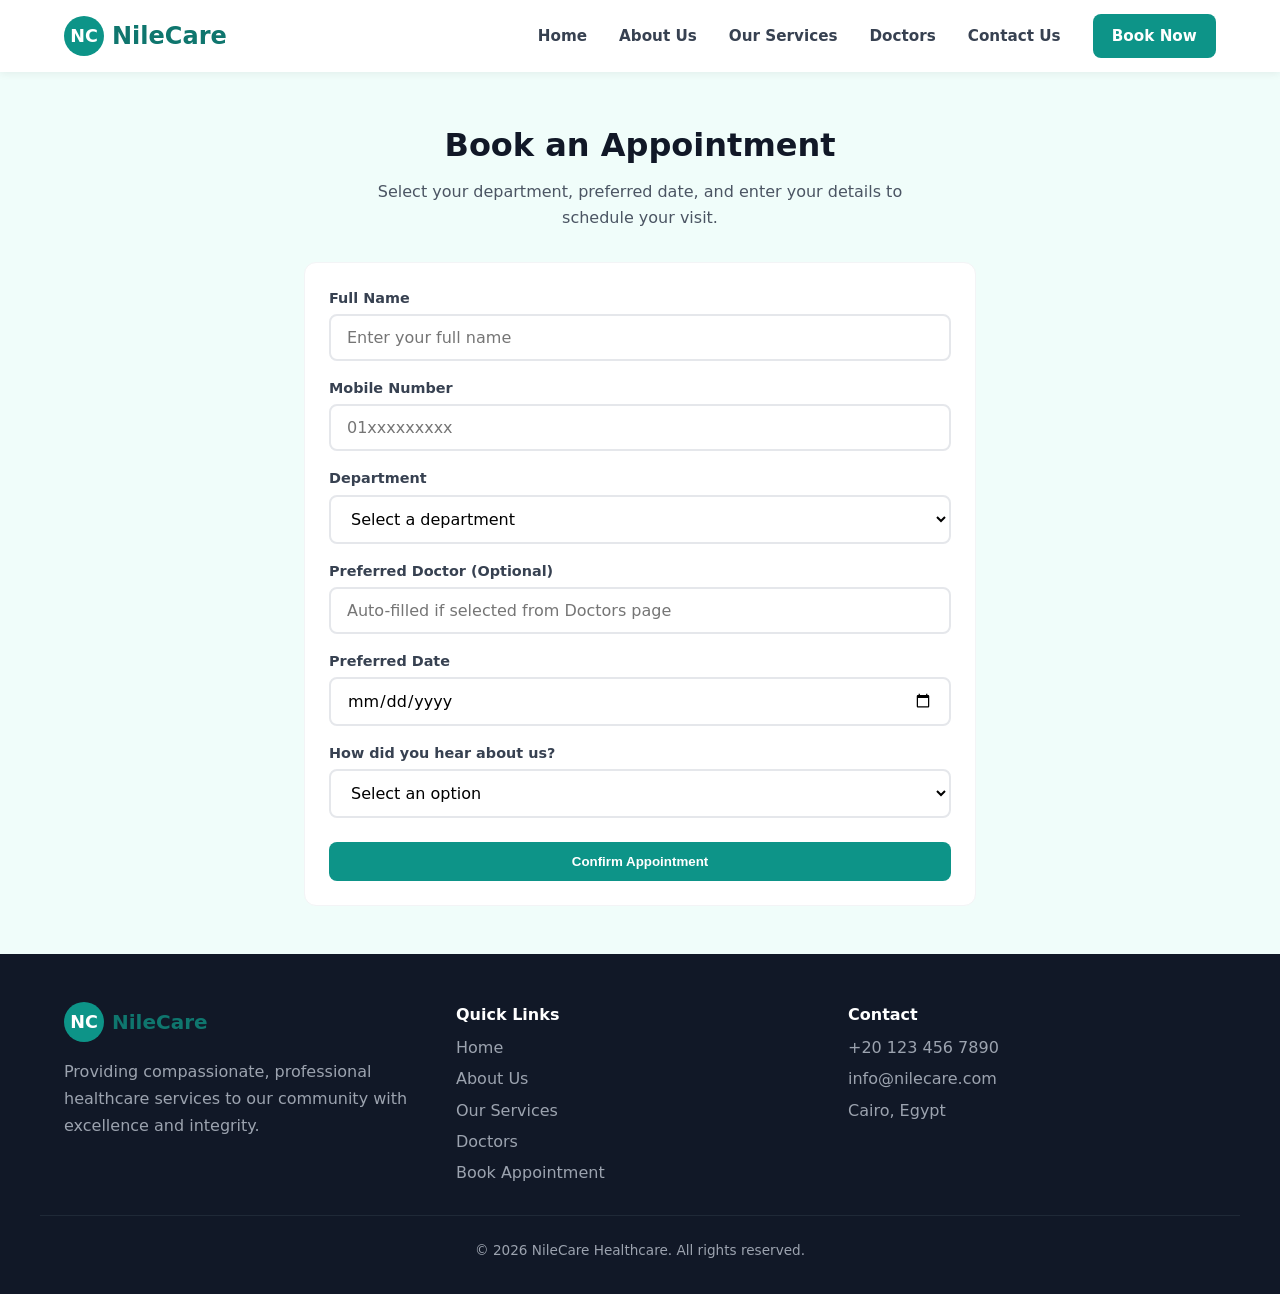
<file: wep siet/booking.html>
<!DOCTYPE html>
<html lang="en" dir="ltr">
<head>
  <meta charset="UTF-8">
  <meta name="viewport" content="width=device-width, initial-scale=1.0">
  <title>Book Appointment | NileCare Healthcare</title>
  <link rel="stylesheet" href="css/style.css">
</head>
<body>
  <header class="site-header">
    <div class="container header-wrapper">
      <div class="brand">
        <div class="brand-logo">NC</div>
        <div class="brand-name">Nile<span>Care</span></div>
      </div>
      <nav class="nav-links" role="navigation">
        <a href="index.html">Home</a>
        <a href="about.html">About Us</a>
        <a href="services.html">Our Services</a>
        <a href="doctors.html">Doctors</a>
        <a href="contact.html">Contact Us</a>
        <a href="booking.html" class="nav-cta active">Book Now</a>
        <button class="nav-toggle" aria-label="Toggle menu" aria-expanded="false">
          <svg viewBox="0 0 24 24" fill="none" stroke="currentColor" stroke-width="2">
            <line x1="3" y1="12" x2="21" y2="12"></line>
            <line x1="3" y1="6" x2="21" y2="6"></line>
            <line x1="3" y1="18" x2="21" y2="18"></line>
          </svg>
        </button>
      </nav>
    </div>
    <div class="mobile-menu">
      <button class="mobile-menu-close" aria-label="Close menu">
        <svg viewBox="0 0 24 24" fill="none" stroke="currentColor" stroke-width="2">
          <line x1="18" y1="6" x2="6" y2="18"></line>
          <line x1="6" y1="6" x2="18" y2="18"></line>
        </svg>
      </button>
      <a href="index.html">Home</a>
      <a href="about.html">About Us</a>
      <a href="services.html">Our Services</a>
      <a href="doctors.html">Doctors</a>
      <a href="contact.html">Contact Us</a>
      <a href="booking.html" class="nav-cta">Book Now</a>
    </div>
  </header>

  <main>
    <section class="booking">
      <div class="container booking-grid">
        <div class="section-header">
          <h2>Book an Appointment</h2>
          <p>Select your department, preferred date, and enter your details to schedule your visit.</p>
        </div>

        <form id="booking-form" class="booking-form" novalidate>
          <div class="form-group">
            <label for="patient-name">Full Name</label>
            <input type="text" id="patient-name" name="name" placeholder="Enter your full name" required>
          </div>

          <div class="form-group">
            <label for="mobile">Mobile Number</label>
            <input type="tel" id="mobile" name="mobile" placeholder="01xxxxxxxxx" pattern="^01[0125][0-9]{8}$" required>
            <small id="mobile-error" style="color:#dc2626;display:none;margin-top:0.25rem;">Please enter a valid 11-digit Egyptian mobile number starting with 010, 011, 012, or 015.</small>
          </div>

          <div class="form-group">
            <label for="department">Department</label>
            <select id="department" name="department" required>
              <option value="">Select a department</option>
              <option value="Cardiology">Cardiology</option>
              <option value="Orthopedics">Orthopedics</option>
              <option value="Pediatrics">Pediatrics</option>
              <option value="Dentistry">Dentistry</option>
              <option value="Internal Medicine">Internal Medicine</option>
              <option value="Dermatology">Dermatology</option>
            </select>
          </div>

          <div class="form-group">
            <label for="doctor">Preferred Doctor (Optional)</label>
            <input type="text" id="doctor" name="doctor" placeholder="Auto-filled if selected from Doctors page">
          </div>

          <div class="form-group">
            <label for="preferred-date">Preferred Date</label>
            <input type="date" id="preferred-date" name="preferred_date" required>
          </div>

          <div class="form-group">
            <label for="referral">How did you hear about us?</label>
            <select id="referral" name="referral" required>
              <option value="">Select an option</option>
              <option value="Friend or Family">Friend or Family</option>
              <option value="Social Media">Social Media</option>
              <option value="Search Engine">Search Engine</option>
              <option value="Doctor Referral">Doctor Referral</option>
              <option value="Other">Other</option>
            </select>
          </div>

          <div id="booking-status" style="display:none;padding:0.75rem 1rem;border-radius:0.5rem;margin-bottom:1rem;font-weight:600;"></div>

          <div class="form-actions">
            <button type="submit" class="btn btn-primary">Confirm Appointment</button>
          </div>
        </form>
      </div>
    </section>
  </main>

  <footer class="site-footer">
    <div class="container footer-grid">
      <div class="footer-brand">
        <div style="display:flex;align-items:center;gap:var(--space-sm);margin-bottom:var(--space-md);">
          <div class="brand-logo">NC</div>
          <div class="brand-name" style="font-size:1.25rem;">Nile<span>Care</span></div>
        </div>
        <p>Providing compassionate, professional healthcare services to our community with excellence and integrity.</p>
      </div>
      <div class="footer-col">
        <h4>Quick Links</h4>
        <ul>
          <li><a href="index.html">Home</a></li>
          <li><a href="about.html">About Us</a></li>
          <li><a href="services.html">Our Services</a></li>
          <li><a href="doctors.html">Doctors</a></li>
          <li><a href="booking.html">Book Appointment</a></li>
        </ul>
      </div>
      <div class="footer-col">
        <h4>Contact</h4>
        <ul>
          <li><a href="tel:+201234567890">+20 123 456 7890</a></li>
          <li><a href="mailto:info@nilecare.com">info@nilecare.com</a></li>
          <li><a href="#">Cairo, Egypt</a></li>
        </ul>
      </div>
    </div>
    <div class="container footer-bottom">
      &copy; 2026 NileCare Healthcare. All rights reserved.
    </div>
  </footer>

  <script>
  document.addEventListener('DOMContentLoaded', function () {
    const params = new URLSearchParams(window.location.search);
    const deptParam = params.get('dept');
    const doctorParam = params.get('doctor');

    const deptSelect = document.getElementById('department');
    const doctorInput = document.getElementById('doctor');
    const form = document.getElementById('booking-form');
    const mobileInput = document.getElementById('mobile');
    const mobileError = document.getElementById('mobile-error');
    const statusBox = document.getElementById('booking-status');

    // 1. ضبط أقل تاريخ مسموح به ليكون تاريخ اليوم
    const todayStr = new Date().toISOString().split('T')[0];
    const dateInput = document.getElementById('preferred-date');
    if (dateInput) {
      dateInput.min = todayStr;
    }

    if (deptParam && deptSelect) {
      const matchedOption = Array.from(deptSelect.options).find(
        opt => opt.value.toLowerCase() === deptParam.trim().toLowerCase()
      );
      if (matchedOption) {
        deptSelect.value = matchedOption.value;
      }
    }

    if (doctorParam && doctorInput) {
      doctorInput.value = doctorParam.trim();
    }

    const mobileRegex = /^01[0125][0-9]{8}$/;

    form.addEventListener('submit', function (e) {
      e.preventDefault();

      const nameVal = document.getElementById('patient-name').value.trim();
      const mobileVal = mobileInput.value.trim();
      const deptVal = deptSelect.value.trim();
      const dateVal = dateInput ? dateInput.value.trim() : '';
      const referralVal = document.getElementById('referral').value.trim();

      mobileError.style.display = 'none';
      statusBox.style.display = 'none';

      // 2. التحقق من صحة التاريخ وعدم اختيار تاريخ قديم أو سنة خاطئة
      if (!dateVal || dateVal < todayStr) {
        statusBox.style.display = 'block';
        statusBox.style.background = '#fef2f2';
        statusBox.style.color = '#991b1b';
        statusBox.textContent = 'Please select today or a valid upcoming date (e.g. 2026).';
        return;
      }

      if (!nameVal || !deptVal || !referralVal) {
        statusBox.style.display = 'block';
        statusBox.style.background = '#fef2f2';
        statusBox.style.color = '#991b1b';
        statusBox.textContent = 'Please fill in all required fields before submitting.';
        return;
      }

      if (!mobileRegex.test(mobileVal)) {
        mobileError.style.display = 'block';
        mobileInput.focus();
        return;
      }

      statusBox.style.display = 'block';
      statusBox.style.background = '#ecfdf5';
      statusBox.style.color = '#065f46';
      statusBox.textContent =
        'Booking request validated for ' +
        nameVal +
        ' (' +
        deptVal +
        (doctorInput.value.trim() ? ' - ' + doctorInput.value.trim() : '') +
        ') on ' +
        dateVal +
        '.';
    });
  });
</script>
  <script src="js/script.js"></script>
</body>
</html>
</file>
<file: css/style.css>
/* NileCare Stylesheet */

:root {
  --teal-800: #115e59;
  --teal-700: #0f766e;
  --teal-600: #0d9488;
  --teal-100: #ccfbf1;
  --teal-50: #f0fdfa;
  --blue-600: #2563eb;
  --blue-100: #dbeafe;
  --white: #ffffff;
  --gray-900: #111827;
  --gray-800: #1f2937;
  --gray-700: #374151;
  --gray-600: #4b5563;
  --gray-500: #6b7280;
  --gray-400: #9ca3af;
  --gray-200: #e5e7eb;
  --gray-100: #f3f4f6;
  --gray-50: #f9fafb;
  --red-600: #dc2626;
  --space-xs: 0.25rem;
  --space-sm: 0.5rem;
  --space-md: 1rem;
  --space-lg: 1.5rem;
  --space-xl: 2rem;
  --font-heading: 'Segoe UI', system-ui, sans-serif;
  --font-body: 'Segoe UI', system-ui, sans-serif;
  --transition-fast: 0.2s ease;
  --radius-md: 0.5rem;
  --radius-lg: 0.75rem;
}

* {
  margin: 0;
  padding: 0;
  box-sizing: border-box;
}

body {
  font-family: var(--font-body);
  font-size: 1rem;
  line-height: 1.6;
  color: var(--gray-800);
  background: var(--white);
}

a {
  text-decoration: none;
}

ul {
  list-style: none;
}

.container {
  max-width: 1200px;
  margin: 0 auto;
  padding: 0 1.5rem;
}

.site-header {
  position: sticky;
  top: 0;
  z-index: 1000;
  background: var(--white);
  box-shadow: 0 2px 8px rgba(0, 0, 0, 0.06);
}

.header-wrapper {
  display: flex;
  align-items: center;
  justify-content: space-between;
  height: 72px;
}

.brand {
  display: flex;
  align-items: center;
  gap: 0.5rem;
}

.brand-logo {
  width: 40px;
  height: 40px;
  background: var(--teal-600);
  border-radius: 50%;
  color: #fff;
  font-weight: 700;
  font-size: 1.1rem;
  text-transform: uppercase;
  display: flex;
  align-items: center;
  justify-content: center;
}

.brand-name {
  font-size: 1.5rem;
  font-weight: 800;
  color: var(--teal-700); 
  white-space: nowrap;
}

.brand-name span {
  color: inherit; 
}

.nav-toggle {
  display: none;
  background: transparent;
  border: none;
  cursor: pointer;
  color: var(--gray-800);
  width: 36px;
  height: 36px;
}

.nav-links {
  display: flex;
  align-items: center;
  gap: 2rem;
}

.nav-links a {
  font-size: 0.95rem;
  font-weight: 600;
  color: var(--gray-700);
  transition: color var(--transition-fast);
}

.nav-links a:hover,
.nav-links a.active {
  color: var(--teal-600);
}

.nav-cta {
  padding: 0.6rem 1.2rem;
  background: var(--teal-600);
  color: #fff !important;
  border-radius: 0.5rem;
  font-weight: 700;
}

.nav-cta:hover {
  background: var(--teal-700);
}

.mobile-menu {
  display: none;
  position: fixed;
  inset: 0;
  background: var(--white);
  z-index: 2000;
  flex-direction: column;
  padding: 2rem;
  gap: 1.25rem;
}

.mobile-menu.open {
  display: flex;
}

.mobile-menu a {
  font-size: 1.1rem;
  font-weight: 700;
  color: var(--gray-800);
}

.mobile-menu-close {
  align-self: flex-end;
  background: transparent;
  border: none;
  width: 36px;
  height: 36px;
  cursor: pointer;
  color: var(--gray-800);
}

.hero {
  padding: 4rem 1.5rem 5rem;
  background: linear-gradient(135deg, var(--teal-50), var(--blue-100));
}

.hero-grid {
  display: grid;
  grid-template-columns: 1fr 1fr;
  gap: 2rem;
  align-items: center;
}

.hero-badge {
  display: inline-block;
  background: var(--teal-100);
  color: var(--teal-800);
  padding: 0.35rem 0.85rem;
  border-radius: 999px;
  font-size: 0.85rem;
  font-weight: 700;
  margin-bottom: 1rem;
}

.hero-content h1 {
  font-size: 2.75rem;
  font-weight: 800;
  color: var(--gray-900);
  line-height: 1.15;
  margin-bottom: 1rem;
}

.hero-content h1 .highlight {
  color: var(--teal-600);
}

.hero-content p {
  font-size: 1.1rem;
  color: var(--gray-600);
  margin-bottom: 1.5rem;
}

.hero-buttons {
  display: flex;
  gap: 1rem;
  flex-wrap: wrap;
}

.btn {
  display: inline-flex;
  align-items: center;
  gap: 0.5rem;
  padding: 0.75rem 1.5rem;
  border-radius: 0.5rem;
  font-weight: 700;
  border: none;
  cursor: pointer;
  transition: background var(--transition-fast);
}

.btn-primary {
  background: var(--teal-600);
  color: #fff;
}

.btn-primary:hover {
  background: var(--teal-700);
}

.btn-outline {
  background: transparent;
  color: var(--teal-600);
  border: 2px solid var(--teal-600);
}

.features,
.advantages {
  padding: 3rem 1.5rem;
  background: var(--white);
}

.section-header {
  text-align: center;
  max-width: 600px;
  margin: 0 auto 2rem;
}

.section-header h2 {
  font-size: 2rem;
  font-weight: 800;
  color: var(--gray-900);
  margin-bottom: 0.5rem;
}

.section-header p {
  color: var(--gray-600);
}

.stats-grid,
.advantages-grid {
  display: grid;
  grid-template-columns: repeat(auto-fit, minmax(220px, 1fr));
  gap: 1.5rem;
}

.stat-item,
.advantage-card {
  text-align: center;
  padding: 1.5rem;
  background: var(--gray-50);
  border-radius: 0.75rem;
  border: 1px solid var(--gray-100);
}

.advantage-icon {
  font-size: 1.75rem;
  margin-bottom: 0.75rem;
}

.advantage-card h3 {
  font-size: 1.15rem;
  font-weight: 700;
  color: var(--gray-900);
  margin-bottom: 0.5rem;
}

.advantage-card p {
  font-size: 0.95rem;
  color: var(--gray-600);
}

.stat-number {
  font-size: 2rem;
  font-weight: 800;
  color: var(--teal-600);
  display: block;
}

.stat-label {
  color: var(--gray-600);
  font-weight: 600;
}

.services {
  padding: 3rem 1.5rem;
  background: linear-gradient(135deg, var(--teal-50), var(--blue-100));
}

.services-grid {
  display: grid;
  grid-template-columns: repeat(auto-fit, minmax(260px, 1fr));
  gap: 1.5rem;
}

.service-card {
  padding: 1.5rem;
  border-radius: 0.75rem;
  background: var(--white);
  border: 1px solid var(--gray-100);
  transition: transform var(--transition-fast), box-shadow var(--transition-fast);
}

.service-card:hover {
  box-shadow: 0 8px 24px rgba(0, 0, 0, 0.06);
  transform: translateY(-4px);
}

.service-icon {
  width: 60px;
  height: 60px;
  border-radius: 0.75rem;
  background: var(--teal-100);
  color: var(--teal-700);
  display: flex;
  align-items: center;
  justify-content: center;
  font-size: 1.8rem;
  margin-bottom: 1rem;
}

.service-card h3 {
  font-size: 1.2rem;
  font-weight: 700;
  color: var(--gray-900);
  margin-bottom: 0.5rem;
}

.service-card p {
  font-size: 0.95rem;
  color: var(--gray-600);
  margin-bottom: 1rem;
}

.service-link {
  font-size: 0.9rem;
  font-weight: 700;
  color: var(--teal-600);
}

.contact {
  padding: 3rem 1.5rem;
  background: var(--white);
}

.contact-grid {
  display: grid;
  grid-template-columns: 1fr 1fr;
  gap: 2rem;
}

.contact-info,
.contact-form-wrap {
  padding: 1.5rem;
  background: var(--gray-50);
  border-radius: 0.75rem;
  border: 1px solid var(--gray-100);
}

.contact-info h2,
.contact-form-wrap h2,
.booking-grid h1 {
  font-size: 1.75rem;
  font-weight: 800;
  color: var(--gray-900);
  margin-bottom: 1.25rem;
}

.info-item {
  display: flex;
  align-items: flex-start;
  gap: 0.85rem;
  margin-bottom: 1.15rem;
}

.info-icon {
  font-size: 1.25rem;
  line-height: 1.4;
}

.info-item h4 {
  color: var(--gray-900);
  font-weight: 700;
}

.info-item p {
  color: var(--gray-600);
  font-size: 0.95rem;
}

.form-group {
  margin-bottom: 1rem;
}

.form-group label {
  display: block;
  font-size: 0.9rem;
  font-weight: 600;
  color: var(--gray-700);
  margin-bottom: 0.25rem;
}

.form-group input,
.form-group select,
.form-group textarea {
  width: 100%;
  padding: 0.75rem 1rem;
  border: 2px solid var(--gray-200);
  border-radius: 0.5rem;
  font-family: inherit;
  font-size: 1rem;
  background: var(--white);
}

.form-group input:focus,
.form-group select:focus,
.form-group textarea:focus {
  outline: none;
  border-color: var(--teal-600);
}

.error-msg {
  display: block;
  color: var(--red-600);
  font-size: 0.85rem;
  margin-top: 0.3rem;
  min-height: 1.1rem;
}

.form-actions {
  display: flex;
  gap: 1rem;
  margin-top: 1.5rem;
}

.booking {
  padding: 3rem 1.5rem;
  background: var(--teal-50);
}

.booking-grid {
  max-width: 720px;
  margin: 0 auto;
}

.booking-form {
  padding: 1.5rem;
  background: var(--white);
  border-radius: 0.75rem;
  border: 1px solid var(--gray-100);
}

.booking-form .btn {
  width: 100%;
  justify-content: center;
}

.form-success {
  display: none;
  text-align: center;
  padding: 1.5rem;
  background: var(--teal-50);
  border: 1px solid var(--teal-600);
  border-radius: var(--radius-md);
  margin-top: 1.25rem;
}

.form-success.visible {
  display: block;
}

.form-success svg {
  width: 40px;
  height: 40px;
  color: var(--teal-600);
  margin-bottom: 0.5rem;
}

.site-footer {
  background: var(--gray-900);
  color: var(--gray-400);
  padding: 3rem 1.5rem 2rem;
}

.footer-grid {
  display: grid;
  grid-template-columns: repeat(auto-fit, minmax(200px, 1fr));
  gap: 1.5rem;
  margin-bottom: 1.5rem;
}

.footer-brand p {
  color: var(--gray-400);
  line-height: 1.7;
}

.footer-col h4 {
  color: #fff;
  font-weight: 700;
  margin-bottom: 0.5rem;
}

.footer-col li {
  margin-bottom: 0.35rem;
}

.footer-col a {
  color: var(--gray-400);
}

.footer-col a:hover {
  color: #fff;
}

.footer-bottom {
  text-align: center;
  padding-top: 1.5rem;
  border-top: 1px solid var(--gray-800);
  font-size: 0.85rem;
}

.doctors-section {
  padding: 3.5rem 1.5rem;
  background: linear-gradient(135deg, #f0fdfa, #eff6ff);
  min-height: 70vh;
}

.doctors-grid {
  display: grid;
  grid-template-columns: repeat(auto-fit, minmax(280px, 1fr));
  gap: 1.75rem;
  margin-top: 2rem;
}

.doctor-card {
  background: #ffffff;
  border: 1px solid #e5e7eb;
  border-radius: 0.85rem;
  overflow: hidden;
  display: flex;
  flex-direction: column;
  box-shadow: 0 4px 14px rgba(0, 0, 0, 0.05);
  transition: transform 0.2s ease, box-shadow 0.2s ease;
}

.doctor-card:hover {
  transform: translateY(-4px);
  box-shadow: 0 10px 24px rgba(0, 0, 0, 0.08);
}

.doctor-photo-wrap {
  width: 100%;
  aspect-ratio: 4 / 3;
  overflow: hidden;
  background: #ccfbf1;
}

.doctor-photo {
  width: 100%;
  height: 100%;
  object-fit: cover;
  object-position: top center;
  display: block;
}

.doctor-body {
  padding: 1.35rem;
  display: flex;
  flex-direction: column;
  gap: 0.6rem;
  flex-grow: 1;
}

.doctor-specialty {
  font-size: 0.8rem;
  font-weight: 700;
  color: #0d9488;
  text-transform: uppercase;
  letter-spacing: 0.05em;
}

.doctor-body h3 {
  font-size: 1.2rem;
  font-weight: 800;
  color: #111827;
}

.doctor-bio {
  font-size: 0.93rem;
  color: #4b5563;
  line-height: 1.55;
}

.doctor-details {
  margin-top: 0.25rem;
  padding: 0.7rem 0.85rem;
  background: #f9fafb;
  border: 1px solid #f3f4f6;
  border-radius: 0.5rem;
  font-size: 0.86rem;
  color: #374151;
  display: flex;
  flex-direction: column;
  gap: 0.3rem;
}

.doctor-details li strong {
  color: #111827;
}

.doctor-btn {
  width: 100%;
  justify-content: center;
  margin-top: auto;
  padding-top: 0.7rem;
}

.hero-card {
  position: relative;
  width: 100%;
  aspect-ratio: 16 / 10;
  border-radius: 0.85rem;
  overflow: hidden;
  background: #ffffff;
  border: 1px solid #e5e7eb;
  box-shadow: 0 12px 28px rgba(15, 118, 110, 0.12);
}

.hero-image {
  width: 100%;
  height: 100%;
  object-fit: cover;
  object-position: center;
  display: block;
}

.hero-grid {
  display: grid;
  grid-template-columns: 1fr 1fr;
  gap: 2rem;
  align-items: center;
}

.hero-visual {
  width: 100%;
  max-width: 540px;
  justify-self: end;
}

.hero-card {
  position: relative;
  width: 100%;
  aspect-ratio: 16 / 10;
  max-height: 360px;
  border-radius: 0.85rem;
  overflow: hidden;
  background: #ffffff;
  border: 1px solid #e5e7eb;
  box-shadow: 0 12px 28px rgba(15, 118, 110, 0.12);
}

.hero-image {
  width: 100%;
  height: 100%;
  object-fit: cover;
  object-position: center top;
  display: block;
}

.hero-card-caption {
  position: absolute;
  left: 0;
  right: 0;
  bottom: 0;
  padding: 0.85rem 1.1rem;
  background: linear-gradient(to top, rgba(17, 24, 39, 0.85), rgba(17, 24, 39, 0.15));
  color: #ffffff;
  display: flex;
  flex-direction: column;
  gap: 0.15rem;
}

.hero-card-caption strong {
  font-size: 1rem;
  font-weight: 700;
}

.hero-card-caption span {
  font-size: 0.85rem;
  color: #e5e7eb;
}

.filter-bar {
  display: flex;
  flex-wrap: wrap;
  justify-content: center;
  gap: 0.6rem;
  margin-top: 1.5rem;
}

.filter-btn {
  padding: 0.45rem 1rem;
  border-radius: 999px;
  border: 1px solid #cbd5e1;
  background: #ffffff;
  color: #334155;
  font-size: 0.88rem;
  font-weight: 600;
  cursor: pointer;
  transition: all 0.2s ease;
}

.filter-btn:hover {
  border-color: #0d9488;
  color: #0d9488;
}

.filter-btn.active {
  background: #0d9488;
  border-color: #0d9488;
  color: #ffffff;
}

.booking-summary-box {
  margin-top: 1rem;
  padding: 1rem 1.2rem;
  border-radius: 0.75rem;
  background: #f0fdfa;
  border: 1px solid #99f6e4;
  color: #0f172a;
  font-size: 0.92rem;
  line-height: 1.65;
}

@media (max-width: 768px) {
  .hero-grid {
    grid-template-columns: 1fr;
  }

  .hero-visual {
    max-width: 100%;
    justify-self: center;
  }
}

@media (max-width: 768px) {
  .hero-grid {
    grid-template-columns: 1fr;
  }

  .nav-links a:not(.nav-cta) {
    display: none;
  }

  .nav-toggle {
    display: inline-flex;
    align-items: center;
    justify-content: center;
  }
}

@media (max-width: 480px) {
  .hero-content h1 {
    font-size: 1.5rem;
  }

  .contact-grid {
    grid-template-columns: 1fr;
  }
}
</file>
<file: wep siet/css/style.css>
/* NileCare Stylesheet */

:root {
  --teal-800: #115e59;
  --teal-700: #0f766e;
  --teal-600: #0d9488;
  --teal-100: #ccfbf1;
  --teal-50: #f0fdfa;
  --blue-600: #2563eb;
  --blue-100: #dbeafe;
  --white: #ffffff;
  --gray-900: #111827;
  --gray-800: #1f2937;
  --gray-700: #374151;
  --gray-600: #4b5563;
  --gray-500: #6b7280;
  --gray-400: #9ca3af;
  --gray-200: #e5e7eb;
  --gray-100: #f3f4f6;
  --gray-50: #f9fafb;
  --red-600: #dc2626;
  --space-xs: 0.25rem;
  --space-sm: 0.5rem;
  --space-md: 1rem;
  --space-lg: 1.5rem;
  --space-xl: 2rem;
  --font-heading: 'Segoe UI', system-ui, sans-serif;
  --font-body: 'Segoe UI', system-ui, sans-serif;
  --transition-fast: 0.2s ease;
  --radius-md: 0.5rem;
  --radius-lg: 0.75rem;
}

* {
  margin: 0;
  padding: 0;
  box-sizing: border-box;
}

body {
  font-family: var(--font-body);
  font-size: 1rem;
  line-height: 1.6;
  color: var(--gray-800);
  background: var(--white);
}

a {
  text-decoration: none;
}

ul {
  list-style: none;
}

.container {
  max-width: 1200px;
  margin: 0 auto;
  padding: 0 1.5rem;
}

.site-header {
  position: sticky;
  top: 0;
  z-index: 1000;
  background: var(--white);
  box-shadow: 0 2px 8px rgba(0, 0, 0, 0.06);
}

.header-wrapper {
  display: flex;
  align-items: center;
  justify-content: space-between;
  height: 72px;
}

.brand {
  display: flex;
  align-items: center;
  gap: 0.5rem;
}

.brand-logo {
  width: 40px;
  height: 40px;
  background: var(--teal-600);
  border-radius: 50%;
  color: #fff;
  font-weight: 700;
  font-size: 1.1rem;
  text-transform: uppercase;
  display: flex;
  align-items: center;
  justify-content: center;
}

.brand-name {
  font-size: 1.5rem;
  font-weight: 800;
  color: var(--teal-700); 
  white-space: nowrap;
}

.brand-name span {
  color: inherit; 
}

.nav-toggle {
  display: none;
  background: transparent;
  border: none;
  cursor: pointer;
  color: var(--gray-800);
  width: 36px;
  height: 36px;
}

.nav-links {
  display: flex;
  align-items: center;
  gap: 2rem;
}

.nav-links a {
  font-size: 0.95rem;
  font-weight: 600;
  color: var(--gray-700);
  transition: color var(--transition-fast);
}

.nav-links a:hover,
.nav-links a.active {
  color: var(--teal-600);
}

.nav-cta {
  padding: 0.6rem 1.2rem;
  background: var(--teal-600);
  color: #fff !important;
  border-radius: 0.5rem;
  font-weight: 700;
}

.nav-cta:hover {
  background: var(--teal-700);
}

.mobile-menu {
  display: none;
  position: fixed;
  inset: 0;
  background: var(--white);
  z-index: 2000;
  flex-direction: column;
  padding: 2rem;
  gap: 1.25rem;
}

.mobile-menu.open {
  display: flex;
}

.mobile-menu a {
  font-size: 1.1rem;
  font-weight: 700;
  color: var(--gray-800);
}

.mobile-menu-close {
  align-self: flex-end;
  background: transparent;
  border: none;
  width: 36px;
  height: 36px;
  cursor: pointer;
  color: var(--gray-800);
}

.hero {
  padding: 4rem 1.5rem 5rem;
  background: linear-gradient(135deg, var(--teal-50), var(--blue-100));
}

.hero-grid {
  display: grid;
  grid-template-columns: 1fr 1fr;
  gap: 2rem;
  align-items: center;
}

.hero-badge {
  display: inline-block;
  background: var(--teal-100);
  color: var(--teal-800);
  padding: 0.35rem 0.85rem;
  border-radius: 999px;
  font-size: 0.85rem;
  font-weight: 700;
  margin-bottom: 1rem;
}

.hero-content h1 {
  font-size: 2.75rem;
  font-weight: 800;
  color: var(--gray-900);
  line-height: 1.15;
  margin-bottom: 1rem;
}

.hero-content h1 .highlight {
  color: var(--teal-600);
}

.hero-content p {
  font-size: 1.1rem;
  color: var(--gray-600);
  margin-bottom: 1.5rem;
}

.hero-buttons {
  display: flex;
  gap: 1rem;
  flex-wrap: wrap;
}

.btn {
  display: inline-flex;
  align-items: center;
  gap: 0.5rem;
  padding: 0.75rem 1.5rem;
  border-radius: 0.5rem;
  font-weight: 700;
  border: none;
  cursor: pointer;
  transition: background var(--transition-fast);
}

.btn-primary {
  background: var(--teal-600);
  color: #fff;
}

.btn-primary:hover {
  background: var(--teal-700);
}

.btn-outline {
  background: transparent;
  color: var(--teal-600);
  border: 2px solid var(--teal-600);
}

.features,
.advantages {
  padding: 3rem 1.5rem;
  background: var(--white);
}

.section-header {
  text-align: center;
  max-width: 600px;
  margin: 0 auto 2rem;
}

.section-header h2 {
  font-size: 2rem;
  font-weight: 800;
  color: var(--gray-900);
  margin-bottom: 0.5rem;
}

.section-header p {
  color: var(--gray-600);
}

.stats-grid,
.advantages-grid {
  display: grid;
  grid-template-columns: repeat(auto-fit, minmax(220px, 1fr));
  gap: 1.5rem;
}

.stat-item,
.advantage-card {
  text-align: center;
  padding: 1.5rem;
  background: var(--gray-50);
  border-radius: 0.75rem;
  border: 1px solid var(--gray-100);
}

.advantage-icon {
  font-size: 1.75rem;
  margin-bottom: 0.75rem;
}

.advantage-card h3 {
  font-size: 1.15rem;
  font-weight: 700;
  color: var(--gray-900);
  margin-bottom: 0.5rem;
}

.advantage-card p {
  font-size: 0.95rem;
  color: var(--gray-600);
}

.stat-number {
  font-size: 2rem;
  font-weight: 800;
  color: var(--teal-600);
  display: block;
}

.stat-label {
  color: var(--gray-600);
  font-weight: 600;
}

.services {
  padding: 3rem 1.5rem;
  background: linear-gradient(135deg, var(--teal-50), var(--blue-100));
}

.services-grid {
  display: grid;
  grid-template-columns: repeat(auto-fit, minmax(260px, 1fr));
  gap: 1.5rem;
}

.service-card {
  padding: 1.5rem;
  border-radius: 0.75rem;
  background: var(--white);
  border: 1px solid var(--gray-100);
  transition: transform var(--transition-fast), box-shadow var(--transition-fast);
}

.service-card:hover {
  box-shadow: 0 8px 24px rgba(0, 0, 0, 0.06);
  transform: translateY(-4px);
}

.service-icon {
  width: 60px;
  height: 60px;
  border-radius: 0.75rem;
  background: var(--teal-100);
  color: var(--teal-700);
  display: flex;
  align-items: center;
  justify-content: center;
  font-size: 1.8rem;
  margin-bottom: 1rem;
}

.service-card h3 {
  font-size: 1.2rem;
  font-weight: 700;
  color: var(--gray-900);
  margin-bottom: 0.5rem;
}

.service-card p {
  font-size: 0.95rem;
  color: var(--gray-600);
  margin-bottom: 1rem;
}

.service-link {
  font-size: 0.9rem;
  font-weight: 700;
  color: var(--teal-600);
}

.contact {
  padding: 3rem 1.5rem;
  background: var(--white);
}

.contact-grid {
  display: grid;
  grid-template-columns: 1fr 1fr;
  gap: 2rem;
}

.contact-info,
.contact-form-wrap {
  padding: 1.5rem;
  background: var(--gray-50);
  border-radius: 0.75rem;
  border: 1px solid var(--gray-100);
}

.contact-info h2,
.contact-form-wrap h2,
.booking-grid h1 {
  font-size: 1.75rem;
  font-weight: 800;
  color: var(--gray-900);
  margin-bottom: 1.25rem;
}

.info-item {
  display: flex;
  align-items: flex-start;
  gap: 0.85rem;
  margin-bottom: 1.15rem;
}

.info-icon {
  font-size: 1.25rem;
  line-height: 1.4;
}

.info-item h4 {
  color: var(--gray-900);
  font-weight: 700;
}

.info-item p {
  color: var(--gray-600);
  font-size: 0.95rem;
}

.form-group {
  margin-bottom: 1rem;
}

.form-group label {
  display: block;
  font-size: 0.9rem;
  font-weight: 600;
  color: var(--gray-700);
  margin-bottom: 0.25rem;
}

.form-group input,
.form-group select,
.form-group textarea {
  width: 100%;
  padding: 0.75rem 1rem;
  border: 2px solid var(--gray-200);
  border-radius: 0.5rem;
  font-family: inherit;
  font-size: 1rem;
  background: var(--white);
}

.form-group input:focus,
.form-group select:focus,
.form-group textarea:focus {
  outline: none;
  border-color: var(--teal-600);
}

.error-msg {
  display: block;
  color: var(--red-600);
  font-size: 0.85rem;
  margin-top: 0.3rem;
  min-height: 1.1rem;
}

.form-actions {
  display: flex;
  gap: 1rem;
  margin-top: 1.5rem;
}

.booking {
  padding: 3rem 1.5rem;
  background: var(--teal-50);
}

.booking-grid {
  max-width: 720px;
  margin: 0 auto;
}

.booking-form {
  padding: 1.5rem;
  background: var(--white);
  border-radius: 0.75rem;
  border: 1px solid var(--gray-100);
}

.booking-form .btn {
  width: 100%;
  justify-content: center;
}

.form-success {
  display: none;
  text-align: center;
  padding: 1.5rem;
  background: var(--teal-50);
  border: 1px solid var(--teal-600);
  border-radius: var(--radius-md);
  margin-top: 1.25rem;
}

.form-success.visible {
  display: block;
}

.form-success svg {
  width: 40px;
  height: 40px;
  color: var(--teal-600);
  margin-bottom: 0.5rem;
}

.site-footer {
  background: var(--gray-900);
  color: var(--gray-400);
  padding: 3rem 1.5rem 2rem;
}

.footer-grid {
  display: grid;
  grid-template-columns: repeat(auto-fit, minmax(200px, 1fr));
  gap: 1.5rem;
  margin-bottom: 1.5rem;
}

.footer-brand p {
  color: var(--gray-400);
  line-height: 1.7;
}

.footer-col h4 {
  color: #fff;
  font-weight: 700;
  margin-bottom: 0.5rem;
}

.footer-col li {
  margin-bottom: 0.35rem;
}

.footer-col a {
  color: var(--gray-400);
}

.footer-col a:hover {
  color: #fff;
}

.footer-bottom {
  text-align: center;
  padding-top: 1.5rem;
  border-top: 1px solid var(--gray-800);
  font-size: 0.85rem;
}

.doctors-section {
  padding: 3.5rem 1.5rem;
  background: linear-gradient(135deg, #f0fdfa, #eff6ff);
  min-height: 70vh;
}

.doctors-grid {
  display: grid;
  grid-template-columns: repeat(auto-fit, minmax(280px, 1fr));
  gap: 1.75rem;
  margin-top: 2rem;
}

.doctor-card {
  background: #ffffff;
  border: 1px solid #e5e7eb;
  border-radius: 0.85rem;
  overflow: hidden;
  display: flex;
  flex-direction: column;
  box-shadow: 0 4px 14px rgba(0, 0, 0, 0.05);
  transition: transform 0.2s ease, box-shadow 0.2s ease;
}

.doctor-card:hover {
  transform: translateY(-4px);
  box-shadow: 0 10px 24px rgba(0, 0, 0, 0.08);
}

.doctor-photo-wrap {
  width: 100%;
  aspect-ratio: 4 / 3;
  overflow: hidden;
  background: #ccfbf1;
}

.doctor-photo {
  width: 100%;
  height: 100%;
  object-fit: cover;
  object-position: top center;
  display: block;
}

.doctor-body {
  padding: 1.35rem;
  display: flex;
  flex-direction: column;
  gap: 0.6rem;
  flex-grow: 1;
}

.doctor-specialty {
  font-size: 0.8rem;
  font-weight: 700;
  color: #0d9488;
  text-transform: uppercase;
  letter-spacing: 0.05em;
}

.doctor-body h3 {
  font-size: 1.2rem;
  font-weight: 800;
  color: #111827;
}

.doctor-bio {
  font-size: 0.93rem;
  color: #4b5563;
  line-height: 1.55;
}

.doctor-details {
  margin-top: 0.25rem;
  padding: 0.7rem 0.85rem;
  background: #f9fafb;
  border: 1px solid #f3f4f6;
  border-radius: 0.5rem;
  font-size: 0.86rem;
  color: #374151;
  display: flex;
  flex-direction: column;
  gap: 0.3rem;
}

.doctor-details li strong {
  color: #111827;
}

.doctor-btn {
  width: 100%;
  justify-content: center;
  margin-top: auto;
  padding-top: 0.7rem;
}

.hero-card {
  position: relative;
  width: 100%;
  aspect-ratio: 16 / 10;
  border-radius: 0.85rem;
  overflow: hidden;
  background: #ffffff;
  border: 1px solid #e5e7eb;
  box-shadow: 0 12px 28px rgba(15, 118, 110, 0.12);
}

.hero-image {
  width: 100%;
  height: 100%;
  object-fit: cover;
  object-position: center;
  display: block;
}

.hero-grid {
  display: grid;
  grid-template-columns: 1fr 1fr;
  gap: 2rem;
  align-items: center;
}

.hero-visual {
  width: 100%;
  max-width: 540px;
  justify-self: end;
}

.hero-card {
  position: relative;
  width: 100%;
  aspect-ratio: 16 / 10;
  max-height: 360px;
  border-radius: 0.85rem;
  overflow: hidden;
  background: #ffffff;
  border: 1px solid #e5e7eb;
  box-shadow: 0 12px 28px rgba(15, 118, 110, 0.12);
}

.hero-image {
  width: 100%;
  height: 100%;
  object-fit: cover;
  object-position: center top;
  display: block;
}

.hero-card-caption {
  position: absolute;
  left: 0;
  right: 0;
  bottom: 0;
  padding: 0.85rem 1.1rem;
  background: linear-gradient(to top, rgba(17, 24, 39, 0.85), rgba(17, 24, 39, 0.15));
  color: #ffffff;
  display: flex;
  flex-direction: column;
  gap: 0.15rem;
}

.hero-card-caption strong {
  font-size: 1rem;
  font-weight: 700;
}

.hero-card-caption span {
  font-size: 0.85rem;
  color: #e5e7eb;
}

.filter-bar {
  display: flex;
  flex-wrap: wrap;
  justify-content: center;
  gap: 0.6rem;
  margin-top: 1.5rem;
}

.filter-btn {
  padding: 0.45rem 1rem;
  border-radius: 999px;
  border: 1px solid #cbd5e1;
  background: #ffffff;
  color: #334155;
  font-size: 0.88rem;
  font-weight: 600;
  cursor: pointer;
  transition: all 0.2s ease;
}

.filter-btn:hover {
  border-color: #0d9488;
  color: #0d9488;
}

.filter-btn.active {
  background: #0d9488;
  border-color: #0d9488;
  color: #ffffff;
}

.booking-summary-box {
  margin-top: 1rem;
  padding: 1rem 1.2rem;
  border-radius: 0.75rem;
  background: #f0fdfa;
  border: 1px solid #99f6e4;
  color: #0f172a;
  font-size: 0.92rem;
  line-height: 1.65;
}

@media (max-width: 768px) {
  .hero-grid {
    grid-template-columns: 1fr;
  }

  .hero-visual {
    max-width: 100%;
    justify-self: center;
  }
}

@media (max-width: 768px) {
  .hero-grid {
    grid-template-columns: 1fr;
  }

  .nav-links a:not(.nav-cta) {
    display: none;
  }

  .nav-toggle {
    display: inline-flex;
    align-items: center;
    justify-content: center;
  }
}

@media (max-width: 480px) {
  .hero-content h1 {
    font-size: 1.5rem;
  }

  .contact-grid {
    grid-template-columns: 1fr;
  }
}
</file>
